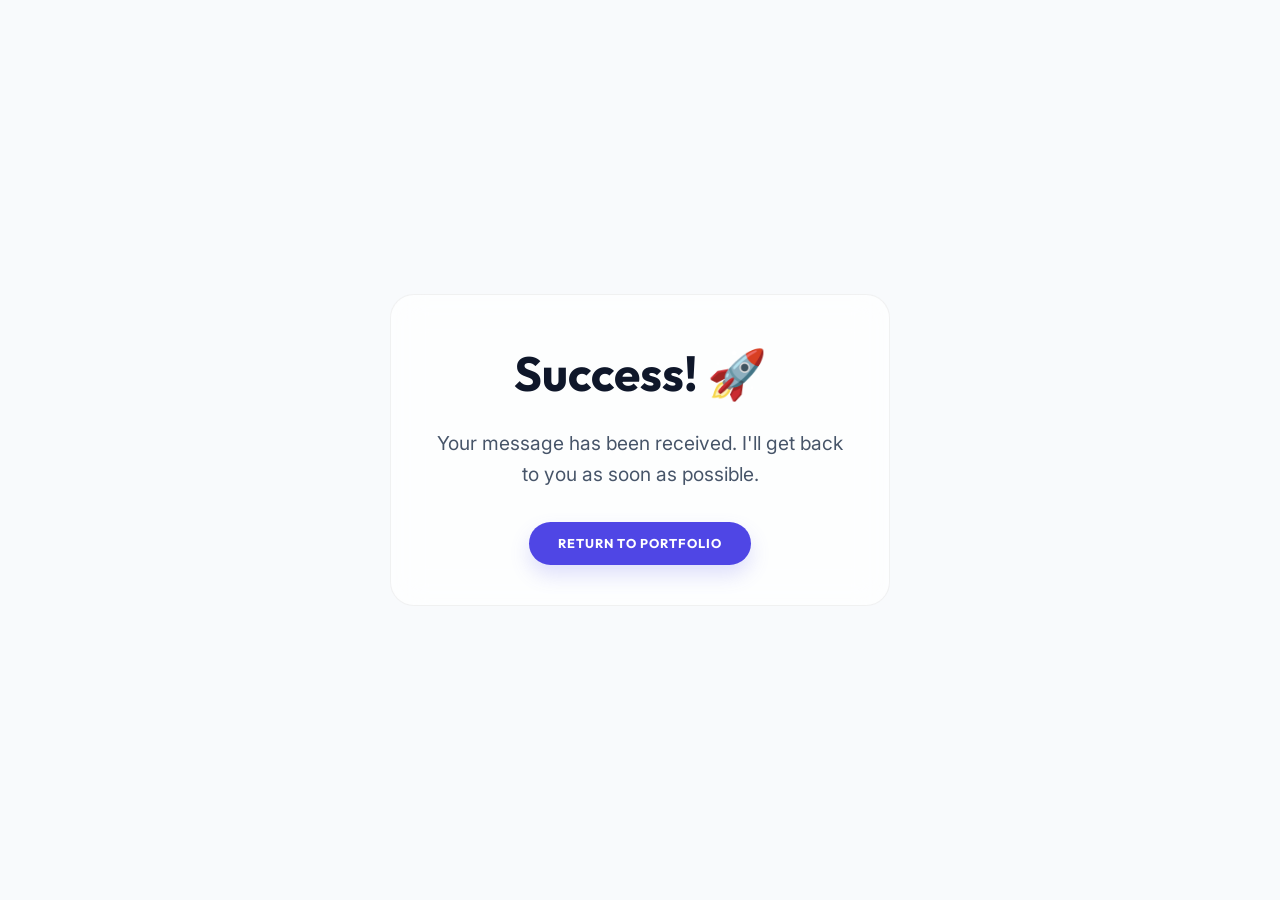
<file: success.html>
<!DOCTYPE html>
<html lang="en">

<head>
    <meta charset="UTF-8">
    <meta name="viewport" content="width=device-width, initial-scale=1.0">
    <title>Message Sent! | Harshit Gupta</title>
    <link rel="stylesheet" href="style.css">
    <style>
        body {
            height: 100vh;
            display: flex;
            align-items: center;
            justify-content: center;
            text-align: center;
            padding: 2rem;
        }
    </style>
</head>

<body>
    <div class="glass-card" style="max-width: 500px;">
        <h1 style="font-size: 3rem; margin-bottom: 1rem;">Success! 🚀</h1>
        <p style="font-size: 1.2rem; color: var(--text-secondary); margin-bottom: 2rem;">
            Your message has been received. I'll get back to you as soon as possible.
        </p>
        <a href="index.html" class="btn btn-primary">Return to Portfolio</a>
    </div>

    <script>
        const currentTheme = localStorage.getItem('theme') || 'light';
        if (currentTheme === 'dark') {
            document.documentElement.setAttribute('data-theme', 'dark');
        }
    </script>
</body>

</html>
</file>
<file: style.css>
@import url('https://fonts.googleapis.com/css2?family=Inter:wght@300;400;500;600;700&family=Outfit:wght@400;600;800&display=swap');

:root {
    --bg-color: #f8fafc;
    --surface-color: #ffffff;
    --surface-hover: #f1f5f9;
    --accent-color: #4f46e5;
    --accent-glow: rgba(79, 70, 229, 0.1);
    --ai-accent: #0891b2;
    --ai-glow: rgba(8, 145, 178, 0.2);
    --text-primary: #0f172a;
    --text-secondary: #475569;
    --glass-bg: rgba(255, 255, 255, 0.7);
    --glass-border: rgba(0, 0, 0, 0.05);
    --input-bg: #ffffff;
    --transition: all 0.4s cubic-bezier(0.16, 1, 0.3, 1);
}

[data-theme="dark"] {
    --bg-color: #0f172a;
    --surface-color: #1e293b;
    --surface-hover: #334155;
    --accent-color: #6366f1;
    --accent-glow: rgba(99, 102, 241, 0.15);
    --ai-accent: #22d3ee;
    --ai-glow: rgba(34, 211, 238, 0.15);
    --text-primary: #f8fafc;
    --text-secondary: #94a3b8;
    --glass-bg: rgba(30, 41, 59, 0.7);
    --glass-border: rgba(255, 255, 255, 0.05);
    --input-bg: #0f172a;
}

* {
    margin: 0;
    padding: 0;
    box-sizing: border-box;
}

body {
    background-color: var(--bg-color);
    color: var(--text-primary);
    font-family: 'Inter', sans-serif;
    line-height: 1.6;
    overflow-x: hidden;
    transition: background-color 0.5s ease, color 0.5s ease;
}

h1,
h2,
h3,
h4 {
    font-family: 'Outfit', sans-serif;
    color: var(--text-primary);
}

a {
    text-decoration: none;
    color: inherit;
}

ul {
    list-style: none;
}

/* Animations */
@keyframes fadeInUp {
    from {
        opacity: 0;
        transform: translateY(30px) scale(0.98);
    }

    to {
        opacity: 1;
        transform: translateY(0) scale(1);
    }
}

@keyframes float {

    0%,
    100% {
        transform: translateY(0);
    }

    50% {
        transform: translateY(-10px);
    }
}

@keyframes pulse-glow {

    0%,
    100% {
        opacity: 0.5;
        filter: blur(40px);
    }

    50% {
        opacity: 0.8;
        filter: blur(60px);
    }
}

@keyframes shimmer {
    0% {
        background-position: -200% 0;
    }

    100% {
        background-position: 200% 0;
    }
}

.animate-in {
    opacity: 0;
}

/* Layout Utilities */
.container {
    max-width: 1200px;
    margin: 0 auto;
    padding: 0 2rem;
}

.section-padding {
    padding: 120px 0;
}

.glass-card {
    background: var(--glass-bg);
    backdrop-filter: blur(16px);
    -webkit-backdrop-filter: blur(16px);
    border: 1px solid var(--glass-border);
    border-radius: 24px;
    padding: 2.5rem;
    transition: var(--transition);
    position: relative;
    overflow: hidden;
}

.glass-card:hover {
    border-color: var(--accent-color);
    background: var(--surface-hover);
    transform: translateY(-8px) scale(1.02);
    box-shadow: 0 20px 40px rgba(0, 0, 0, 0.08);
}

.no-wrap {
    white-space: nowrap;
}

/* Header & Nav */
header {
    position: fixed;
    top: 0;
    width: 100%;
    z-index: 1000;
    background: var(--glass-bg);
    backdrop-filter: blur(20px);
    border-bottom: 1px solid var(--glass-border);
    transition: var(--transition);
}

nav {
    display: flex;
    justify-content: space-between;
    align-items: center;
    height: 80px;
}

.logo {
    font-weight: 800;
    font-size: 1.5rem;
    letter-spacing: -1px;
}

.logo span {
    color: var(--accent-color);
}

.nav-links {
    display: flex;
    gap: 2.5rem;
}

.nav-item {
    font-weight: 500;
    font-size: 0.9rem;
    color: var(--text-secondary);
    transition: var(--transition);
    position: relative;
}

.nav-item::after {
    content: '';
    position: absolute;
    bottom: -5px;
    left: 0;
    width: 0;
    height: 2px;
    background: var(--accent-color);
    transition: var(--transition);
}

.nav-item:hover::after {
    width: 100%;
}

.nav-item:hover {
    color: var(--text-primary);
}

/* Dynamic Calendar Badge */
.calendar-badge {
    display: inline-flex;
    flex-direction: column;
    width: 36px;
    height: 40px;
    background: white;
    border-radius: 8px;
    overflow: hidden;
    vertical-align: middle;
    border: 1px solid rgba(0, 0, 0, 0.1);
    box-shadow: 0 4px 10px rgba(0, 0, 0, 0.1);
    text-align: center;
    transition: var(--transition);
}

.calendar-badge .month {
    background: #ef4444;
    color: white;
    font-size: 0.6rem;
    font-weight: 800;
    line-height: 1.4;
    text-transform: uppercase;
    padding: 2px 0;
}

.calendar-badge .day {
    color: #1e293b;
    font-size: 1.1rem;
    font-weight: 800;
    line-height: 1.2;
    flex: 1;
    display: flex;
    align-items: center;
    justify-content: center;
}

.btn-icon {
    background: var(--glass-bg);
    border: 1px solid var(--glass-border);
    color: var(--text-primary);
    width: 45px;
    height: 45px;
    border-radius: 12px;
    display: flex;
    align-items: center;
    justify-content: center;
    cursor: pointer;
    font-size: 1.2rem;
    transition: var(--transition);
}

.btn-icon:hover {
    transform: rotate(15deg) scale(1.1);
    border-color: var(--accent-color);
}

.hero {
    min-height: 100vh;
    display: flex;
    align-items: center;
    position: relative;
    overflow: hidden;
    padding-top: 80px;
}

.hero::after {
    content: '';
    position: absolute;
    top: 0;
    left: 0;
    width: 100%;
    height: 100%;
    background: radial-gradient(800px circle at var(--mouse-x, 50%) var(--mouse-y, 50%), var(--accent-glow), transparent 70%);
    pointer-events: none;
    z-index: 0;
    opacity: 0.5;
    transition: opacity 0.5s ease;
}

[data-theme="dark"] .hero::after {
    background: radial-gradient(1000px circle at var(--mouse-x, 50%) var(--mouse-y, 50%), rgba(99, 102, 241, 0.08), transparent 70%);
}

.hero-container {
    display: flex;
    align-items: center;
    justify-content: space-between;
    gap: 4rem;
    width: 100%;
}

.hero-content {
    flex: 1;
}

.hero-image {
    flex: 0 0 400px;
    position: relative;
    display: flex;
    justify-content: center;
    align-items: center;
}

.image-wrapper {
    width: 350px;
    height: 350px;
    border-radius: 50%;
    overflow: hidden;
    border: 8px solid var(--surface-hover);
    box-shadow: 0 20px 50px rgba(0, 0, 0, 0.1);
    position: relative;
    z-index: 2;
    transition: var(--transition);
}

.image-wrapper:hover {
    transform: scale(1.02) translateY(-10px);
    box-shadow: 0 30px 60px rgba(0, 0, 0, 0.15);
}

.image-wrapper img {
    width: 100%;
    height: 100%;
    object-fit: cover;
}

.hero-glow {
    position: absolute;
    width: 120%;
    height: 120%;
    background: radial-gradient(circle, var(--ai-glow) 0%, transparent 70%);
    z-index: 1;
    filter: blur(40px);
    opacity: 0.6;
    animation: pulse-glow 4s infinite ease-in-out;
}

.hero h1 {
    font-size: 5.5rem;
    line-height: 1.1;
    margin-bottom: 1.5rem;
    font-weight: 800;
}

.hero h1 span#typewriter {
    display: inline;
    background: linear-gradient(90deg, var(--text-primary), var(--accent-color));
    -webkit-background-clip: text;
    background-clip: text;
    -webkit-text-fill-color: transparent;
}

.cursor {
    color: var(--accent-color);
    font-weight: 300;
    animation: blink 1s infinite;
    margin-left: 4px;
}

@keyframes blink {

    0%,
    100% {
        opacity: 1;
    }

    50% {
        opacity: 0;
    }
}

.hero p {
    font-size: 1.3rem;
    color: var(--text-secondary);
    max-width: 650px;
    margin-bottom: 3rem;
    opacity: 0.9;
}

.btn {
    display: inline-block;
    padding: 0.7rem 1.8rem;
    border-radius: 40px;
    font-weight: 700;
    transition: var(--transition);
    cursor: pointer;
    font-family: 'Outfit', sans-serif;
    text-transform: uppercase;
    letter-spacing: 1px;
    font-size: 0.8rem;
}

.btn-primary {
    background: var(--accent-color);
    color: white;
    border: none;
    box-shadow: 0 10px 20px rgba(99, 102, 241, 0.2);
}

.btn-primary:hover {
    box-shadow: 0 15px 30px var(--accent-glow);
    transform: translateY(-3px);
}

.btn-social {
    display: inline-flex;
    align-items: center;
    gap: 10px;
    padding: 0.8rem 1.5rem;
    background: rgba(255, 255, 255, 0.05);
    border: 1px solid rgba(255, 255, 255, 0.1);
    border-radius: 50px;
    color: white;
    text-decoration: none;
    font-weight: 600;
    font-size: 0.9rem;
    transition: var(--transition);
    backdrop-filter: blur(10px);
    -webkit-backdrop-filter: blur(10px);
}

.btn-social:hover {
    background: var(--accent-color);
    border-color: var(--accent-color);
    transform: translateY(-5px) scale(1.05);
    box-shadow: 0 10px 25px var(--accent-glow);
    color: white;
}

/* Skills Badges */
.skills-grid {
    display: flex;
    flex-wrap: wrap;
    gap: 0.8rem;
    margin-top: 2rem;
}

.skill-badge {
    display: inline-flex;
    align-items: center;
    gap: 8px;
    padding: 0.5rem 1.2rem;
    background: var(--surface-color);
    border: 1px solid var(--glass-border);
    border-radius: 30px;
    font-size: 0.85rem;
    color: var(--text-secondary);
    transition: var(--transition);
    font-weight: 500;
}

.skill-badge:hover {
    background: var(--accent-color);
    border-color: var(--accent-color);
    color: white;
    transform: scale(1.05);
    box-shadow: 0 10px 20px var(--accent-glow);
}

.skill-featured {
    border-color: var(--ai-accent);
    color: var(--ai-accent);
    background: rgba(6, 182, 212, 0.05);
}

.skill-featured:hover {
    background: var(--ai-accent);
    box-shadow: 0 10px 20px var(--ai-glow);
    border-color: var(--ai-accent);
    color: white;
}

/* Section Headers */
.section-title {
    font-size: 3rem;
    margin-bottom: 4rem;
    position: relative;
    display: inline-block;
    font-weight: 800;
}

.section-title::after {
    content: '';
    position: absolute;
    bottom: -15px;
    left: 0;
    width: 60px;
    height: 5px;
    background: var(--accent-color);
    border-radius: 10px;
}


/* Timeline */
.timeline {
    position: relative;
}

.timeline-item {
    margin-bottom: 4rem;
    padding-left: 3rem;
    border-left: 2px solid var(--glass-border);
    position: relative;
}

.timeline-item::before {
    content: '';
    position: absolute;
    left: -9px;
    top: 5px;
    width: 16px;
    height: 16px;
    background: var(--bg-color);
    border: 3px solid var(--accent-color);
    border-radius: 50%;
    z-index: 1;
    transition: var(--transition);
}

.company-logo {
    height: 1.2rem;
    vertical-align: middle;
    margin-left: 0.5rem;
    margin-right: 0.5rem;
}

/* Projects Grid */
.projects-grid {
    display: grid;
    grid-template-columns: repeat(auto-fill, minmax(340px, 1fr));
    gap: 2.5rem;
}

.project-card {
    display: flex;
    flex-direction: column;
    justify-content: space-between;
    height: 100%;
    animation: float 6s infinite ease-in-out;
}

/* Contact Form Styles */
.contact-container {
    max-width: 800px;
    margin: 0 auto;
    text-align: center;
}

.contact-subtitle {
    margin-bottom: 2rem;
    color: var(--text-secondary);
}

.contact-form {
    display: grid;
    gap: 1.5rem;
    text-align: left;
}

.form-row {
    display: grid;
    grid-template-columns: 1fr 1fr;
    gap: 1.5rem;
}

.form-input {
    width: 100%;
    padding: 1rem 1.5rem;
    background: var(--input-bg);
    border: 1px solid var(--glass-border);
    border-radius: 12px;
    color: var(--text-primary);
    font-family: 'Inter', sans-serif;
    font-size: 1rem;
    transition: var(--transition);
}

.form-input:focus {
    outline: none;
    border-color: var(--accent-color);
    box-shadow: 0 0 15px var(--accent-glow);
}

textarea.form-input {
    resize: none;
}

/* Modal Styling */
.modal-overlay {
    position: fixed;
    top: 0;
    left: 0;
    width: 100%;
    height: 100%;
    background: rgba(15, 23, 42, 0.4);
    backdrop-filter: blur(8px);
    z-index: 2000;
    display: none;
    align-items: center;
    justify-content: center;
    padding: 2rem;
}

.modal-content {
    background: var(--surface-color);
    border: 1px solid var(--glass-border);
    max-width: 850px;
    width: 100%;
    max-height: 90vh;
    border-radius: 32px;
    position: relative;
    padding: 4rem;
    overflow-y: auto;
    box-shadow: 0 40px 100px rgba(0, 0, 0, 0.1);
    animation: fadeInUp 0.4s cubic-bezier(0.16, 1, 0.3, 1);
}

.modal-close {
    position: absolute;
    top: 2rem;
    right: 2rem;
    background: rgba(255, 255, 255, 0.05);
    border: none;
    color: var(--text-secondary);
    width: 40px;
    height: 40px;
    border-radius: 50%;
    display: flex;
    align-items: center;
    justify-content: center;
    cursor: pointer;
    transition: var(--transition);
}

.modal-close:hover {
    background: var(--accent-color);
    color: white;
}

/* Footer */
footer {
    padding: 100px 0;
    background: #0f172a;
    text-align: center;
    color: rgba(255, 255, 255, 0.6);
}

/* Responsive */
@media (max-width: 992px) {
    .hero-container {
        flex-direction: column-reverse;
        text-align: center;
        gap: 3rem;
    }

    .hero h1 {
        font-size: 3.8rem;
    }

    .image-wrapper {
        width: 300px;
        height: 300px;
    }
}

@media (max-width: 600px) {
    .form-row {
        grid-template-columns: 1fr;
    }

    .hero h1 {
        font-size: 3rem;
    }

    .nav-links {
        display: none;
    }
}
</file>
